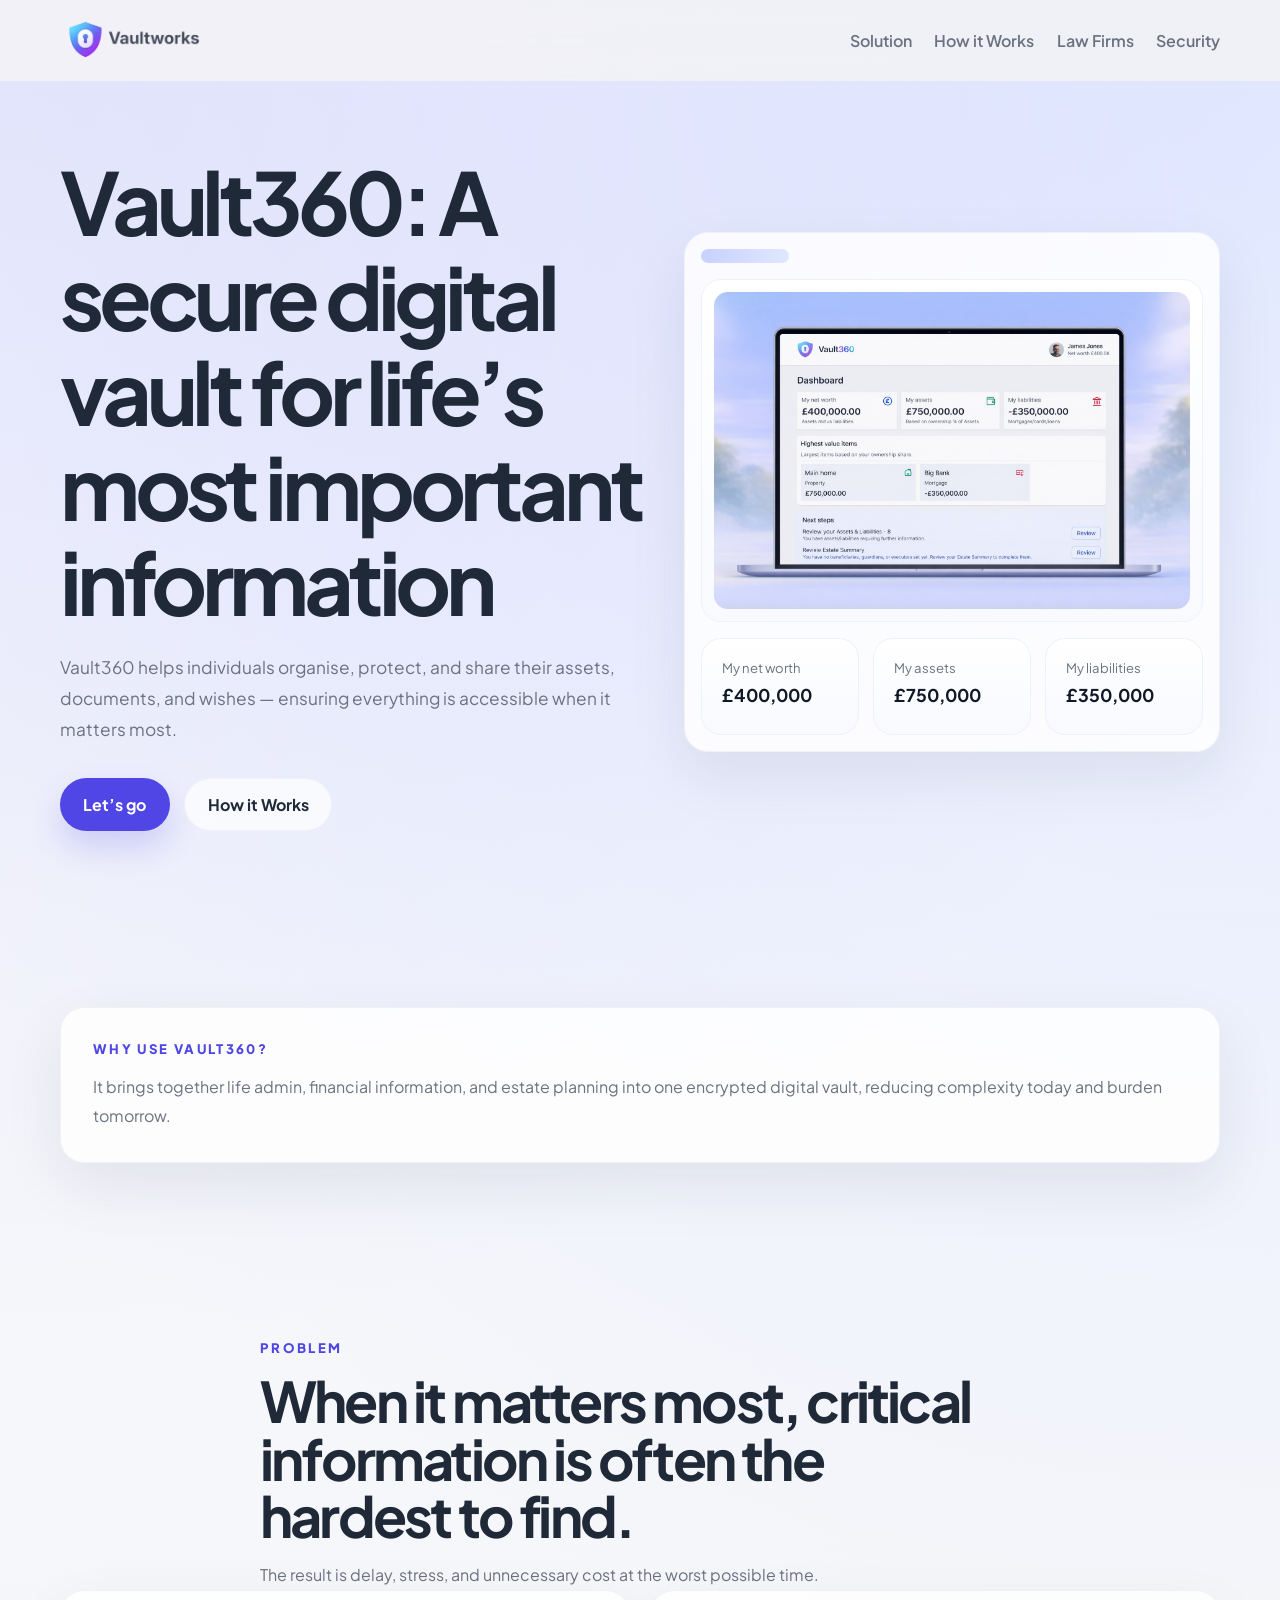
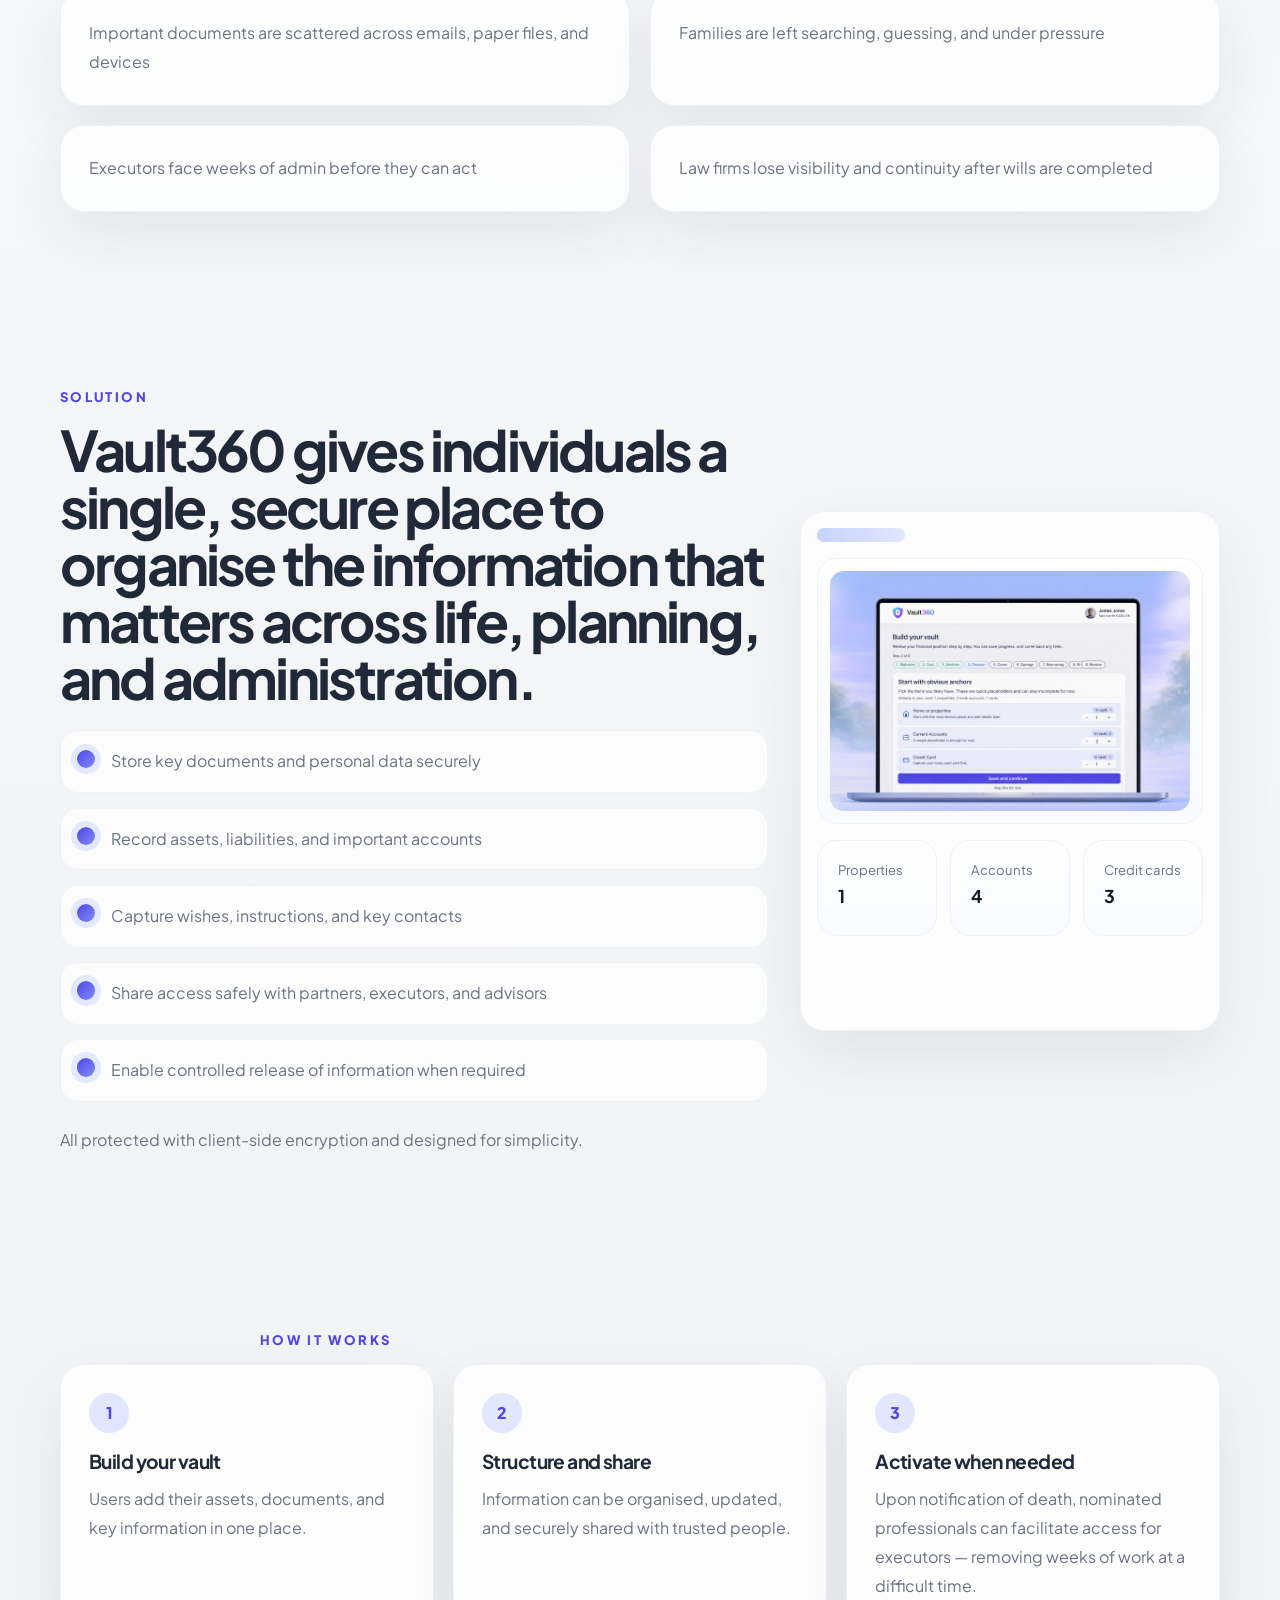
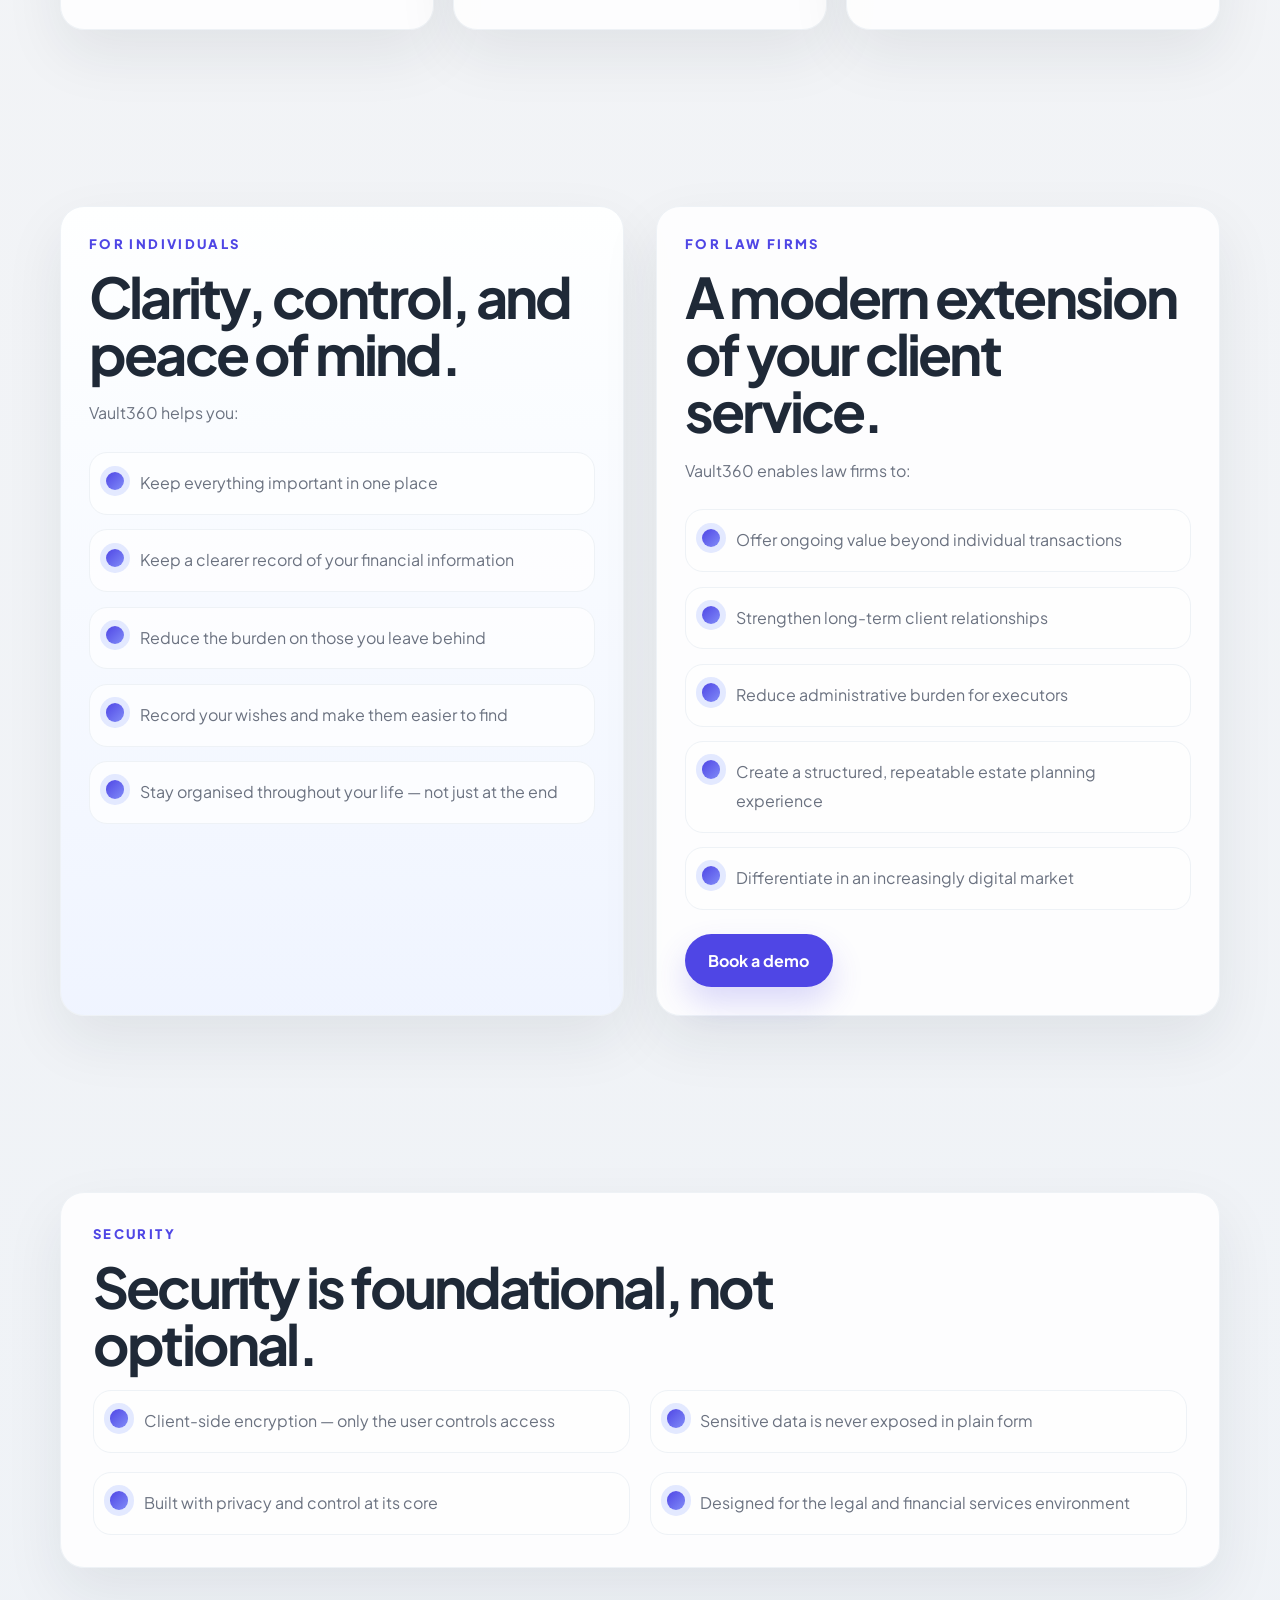
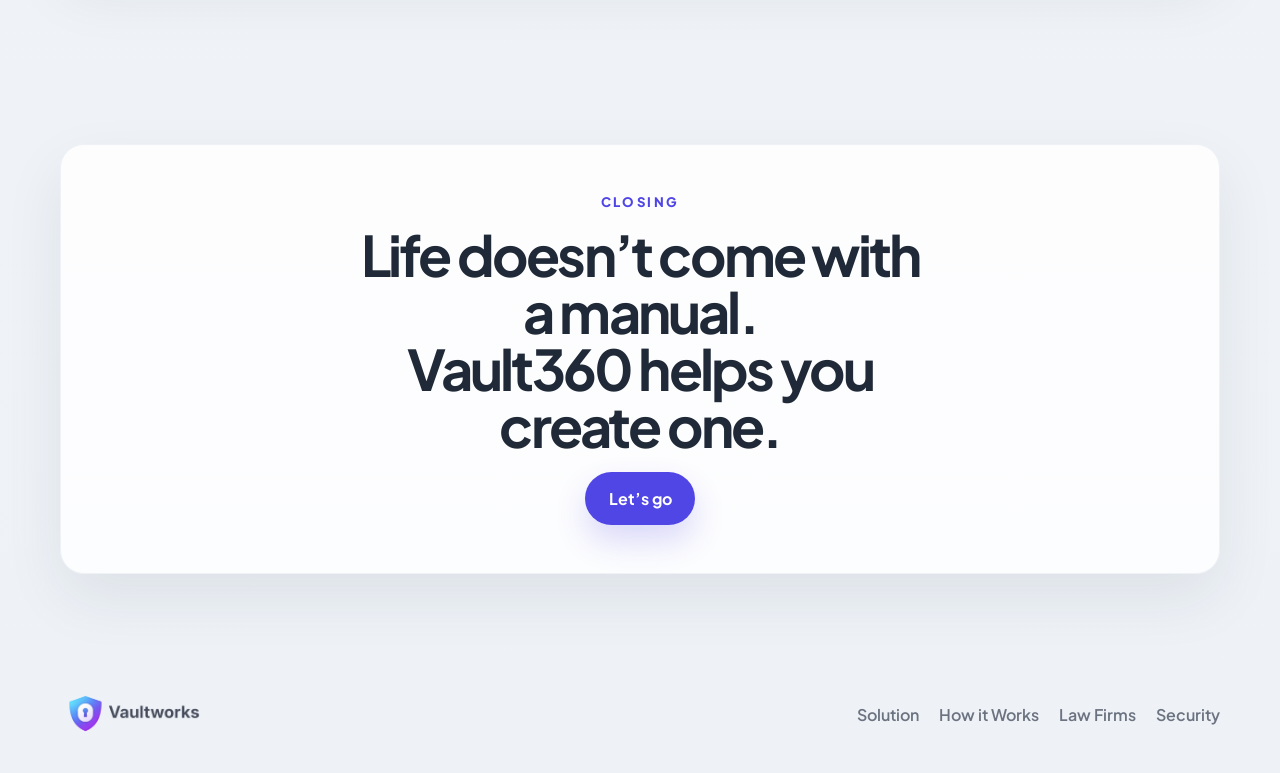
<file: index.html>
<!DOCTYPE html>
<html lang="en">
<head>
  <meta charset="UTF-8">
  <meta name="viewport" content="width=device-width, initial-scale=1.0">
  <title>Vault360 | Secure Digital Vault</title>
  <meta name="description" content="Vault360 is a secure digital vault delivered through legal professionals to help clients organise, protect, and share life's most important information.">
  <meta name="keywords" content="Vault360, Vaultworks, digital vault, estate planning, legal technology, secure documents">
  <meta name="author" content="Vaultworks">
  <meta name="theme-color" content="#F3F4F6">
  <meta property="og:title" content="Vault360: A secure digital vault for life’s most important information">
  <meta property="og:description" content="Delivered through legal professionals, Vault360 helps individuals organise, protect, and share their assets, documents, and wishes.">
  <meta property="og:type" content="website">
  <meta property="og:url" content="https://vaultworks.co.uk/">
  <meta name="twitter:card" content="summary_large_image">
  <link rel="icon" href="assets/favicon.ico" sizes="any">
  <link rel="icon" type="image/png" sizes="32x32" href="assets/favicon-32x32.png">
  <link rel="apple-touch-icon" href="assets/apple-touch-icon.png">
  <link rel="preconnect" href="https://fonts.googleapis.com">
  <link rel="preconnect" href="https://fonts.gstatic.com" crossorigin>
  <link href="https://fonts.googleapis.com/css2?family=Plus+Jakarta+Sans:wght@400;500;600;700;800&display=swap" rel="stylesheet">
  <link rel="stylesheet" href="style.css">
</head>
<body>
  <header class="site-header">
    <div class="container nav-wrap">
      <a class="brand" href="#top" aria-label="Vaultworks home">
        <img src="assets/Vaultworks-logo.png" alt="Vaultworks" class="brand-logo">
      </a>
      <button class="nav-toggle" type="button" aria-expanded="false" aria-controls="site-nav" aria-label="Open navigation">
        <span></span>
        <span></span>
        <span></span>
      </button>
      <nav id="site-nav" class="site-nav" aria-label="Main navigation">
        <a href="#solution">Solution</a>
        <a href="#how-it-works">How it Works</a>
        <a href="#law-firms">Law Firms</a>
        <a href="#security">Security</a>
      </nav>
    </div>
  </header>

  <main id="top">
    <section class="hero section">
      <div class="container hero-grid">
        <div class="hero-copy">
          <h1>Vault360: A secure digital vault for life’s most important information</h1>
          <p class="lead">Vault360 helps individuals organise, protect, and share their assets, documents, and wishes — ensuring everything is accessible when it matters most.</p>
          <div class="hero-actions">
            <a class="button" href="https://vault360.co.uk">Let’s go</a>
            <a class="button button-secondary" href="#how-it-works">How it Works</a>
          </div>
        </div>
        <div class="hero-visual">
          <div class="mockup mockup-large">
            <div class="mockup-bar"></div>
            <div class="mockup-body">
              <figure class="mockup-shot">
                <img src="assets/vault360-screenshot.png" alt="Vault360 product screenshot" class="mockup-image">
              </figure>
              <div class="mockup-stats">
                <div>
                  <span>My net worth</span>
                  <strong>£400,000</strong>
                </div>
                <div>
                  <span>My assets</span>
                  <strong>£750,000</strong>
                </div>
                <div>
                  <span>My liabilities</span>
                  <strong>£350,000</strong>
                </div>
              </div>
            </div>
          </div>
        </div>
      </div>
    </section>

    <section class="section">
      <div class="container intro-panel">
        <p class="section-kicker">Why use Vault360?</p>
        <p class="intro-copy">It brings together life admin, financial information, and estate planning into one encrypted digital vault, reducing complexity today and burden tomorrow.</p>
      </div>
    </section>

    <section class="section" id="problem">
      <div class="container section-head narrow">
        <p class="section-kicker">Problem</p>
        <h2>When it matters most, critical information is often the hardest to find.</h2>
        <p class="section-summary">The result is delay, stress, and unnecessary cost at the worst possible time.</p>
      </div>
      <div class="container card-grid">
        <article class="info-card">
          <p>Important documents are scattered across emails, paper files, and devices</p>
        </article>
        <article class="info-card">
          <p>Families are left searching, guessing, and under pressure</p>
        </article>
        <article class="info-card">
          <p>Executors face weeks of admin before they can act</p>
        </article>
        <article class="info-card">
          <p>Law firms lose visibility and continuity after wills are completed</p>
        </article>
      </div>
    </section>

    <section class="section" id="solution">
      <div class="container split-layout">
        <div>
          <p class="section-kicker">Solution</p>
          <h2>Vault360 gives individuals a single, secure place to organise the information that matters across life, planning, and administration.</h2>
          <div class="stack-list">
            <div class="list-item">Store key documents and personal data securely</div>
            <div class="list-item">Record assets, liabilities, and important accounts</div>
            <div class="list-item">Capture wishes, instructions, and key contacts</div>
            <div class="list-item">Share access safely with partners, executors, and advisors</div>
            <div class="list-item">Enable controlled release of information when required</div>
          </div>
          <p class="section-summary">All protected with client-side encryption and designed for simplicity.</p>
        </div>
        <div class="mockup mockup-portrait">
          <div class="mockup-bar"></div>
          <div class="mockup-body">
            <figure class="mockup-shot mockup-shot-tall">
              <img src="assets/vault360-guided-vault-setup.png" alt="Vault360 guided vault setup screen" class="mockup-image">
            </figure>
            <div class="mockup-stats">
                <div>
                  <span>Properties</span>
                  <strong>1</strong>
                </div>
                <div>
                  <span>Accounts</span>
                  <strong>4</strong>
                </div>
                <div>
                  <span>Credit cards</span>
                  <strong>3</strong>
                </div>
              </div>
          </div>
        </div>
      </div>
    </section>

    <section class="section" id="how-it-works">
      <div class="container section-head narrow">
        <p class="section-kicker">How It Works</p>
      </div>
      <div class="container steps-grid">
        <article class="step-card">
          <span class="step-number">1</span>
          <h3>Build your vault</h3>
          <p>Users add their assets, documents, and key information in one place.</p>
        </article>
        <article class="step-card">
          <span class="step-number">2</span>
          <h3>Structure and share</h3>
          <p>Information can be organised, updated, and securely shared with trusted people.</p>
        </article>
        <article class="step-card">
          <span class="step-number">3</span>
          <h3>Activate when needed</h3>
          <p>Upon notification of death, nominated professionals can facilitate access for executors — removing weeks of work at a difficult time.</p>
        </article>
      </div>
    </section>

    <section class="section">
      <div class="container audience-grid">
        <article class="audience-card audience-primary">
          <p class="section-kicker">For Individuals</p>
          <h2>Clarity, control, and peace of mind.</h2>
          <p class="section-summary">Vault360 helps you:</p>
          <div class="stack-list">
            <div class="list-item">Keep everything important in one place</div>
            <div class="list-item">Keep a clearer record of your financial information</div>
            <div class="list-item">Reduce the burden on those you leave behind</div>
            <div class="list-item">Record your wishes and make them easier to find</div>
            <div class="list-item">Stay organised throughout your life — not just at the end</div>
          </div>
        </article>
        <article class="audience-card" id="law-firms">
          <p class="section-kicker">For Law Firms</p>
          <h2>A modern extension of your client service.</h2>
          <p class="section-summary">Vault360 enables law firms to:</p>
          <div class="stack-list">
            <div class="list-item">Offer ongoing value beyond individual transactions</div>
            <div class="list-item">Strengthen long-term client relationships</div>
            <div class="list-item">Reduce administrative burden for executors</div>
            <div class="list-item">Create a structured, repeatable estate planning experience</div>
            <div class="list-item">Differentiate in an increasingly digital market</div>
          </div>
          <a class="button js-demo-trigger" href="#demo-form">Book a demo</a>
        </article>
      </div>
    </section>

    <section class="section" id="security">
      <div class="container security-panel">
        <div class="section-head narrow">
          <p class="section-kicker">Security</p>
          <h2>Security is foundational, not optional.</h2>
        </div>
        <div class="security-grid">
          <div class="security-item">Client-side encryption — only the user controls access</div>
          <div class="security-item">Sensitive data is never exposed in plain form</div>
          <div class="security-item">Built with privacy and control at its core</div>
          <div class="security-item">Designed for the legal and financial services environment</div>
        </div>
      </div>
    </section>

    <section class="section" id="closing">
      <div class="container closing-panel">
        <p class="section-kicker">Closing</p>
        <h2>Life doesn’t come with a manual.<br>Vault360 helps you create one.</h2>
        <a class="button" href="https://vault360.co.uk">Let’s go</a>
      </div>
    </section>

    <section class="section demo-section is-hidden" id="demo-form" aria-hidden="true">
      <div class="container demo-panel">
        <p class="section-kicker">Book a Demo</p>
        <h2>See how Law Firms use Vault360.</h2>
        <div class="hs-form-frame hubspot-form-container" data-region="eu1" data-form-id="9f4dad7c-15ca-4f42-bc0c-88ce9c1a9a01" data-portal-id="147949500"></div>
      </div>
    </section>
  </main>

  <footer class="site-footer">
    <div class="container footer-wrap">
      <div>
        <img src="assets/Vaultworks-logo.png" alt="Vaultworks" class="footer-logo">
      </div>
      <div class="footer-links">
        <a href="#solution">Solution</a>
        <a href="#how-it-works">How it Works</a>
        <a href="#law-firms">Law Firms</a>
        <a href="#security">Security</a>        
      </div>
    </div>
  </footer>

  <script src="https://js-eu1.hsforms.net/forms/embed/147949500.js" defer></script>
  <script src="script.js"></script>
</body>
</html>
</file>
<file: style.css>
:root {
  --background: #f3f4f6;
  --foreground: #1f2937;
  --card: #ffffff;
  --card-foreground: #111827;
  --primary: #4f46e5;
  --primary-foreground: #ffffff;
  --secondary: #e0e7ff;
  --secondary-foreground: #1f2937;
  --muted-foreground: #6b7280;
  --border: #eef2f6;
  --ring: #4f46e5;
  --shadow: 0 24px 60px rgba(31, 41, 55, 0.08);
  --radius: 24px;
  --max-width: 1160px;
}

* {
  box-sizing: border-box;
}

html {
  scroll-behavior: smooth;
}

body {
  margin: 0;
  font-family: "Plus Jakarta Sans", sans-serif;
  color: var(--foreground);
  background:
    radial-gradient(circle at top left, rgba(79, 70, 229, 0.1), transparent 24%),
    radial-gradient(circle at right top, rgba(224, 231, 255, 1), transparent 30%),
    linear-gradient(180deg, #fafbff 0%, var(--background) 45%, #eef2f7 100%);
}

a {
  color: inherit;
  text-decoration: none;
}

img {
  display: block;
  max-width: 100%;
}

.container {
  width: min(calc(100% - 2rem), var(--max-width));
  margin: 0 auto;
}

.narrow {
  max-width: 760px;
}

.section {
  padding: 5.5rem 0;
}

.site-header {
  position: sticky;
  top: 0;
  z-index: 20;
  background: rgba(243, 244, 246, 0.84);
  border-bottom: 1px solid rgba(238, 242, 246, 0.95);
  backdrop-filter: blur(14px);
}

.nav-wrap {
  display: flex;
  align-items: center;
  justify-content: space-between;
  gap: 1rem;
  min-height: 80px;
}

.brand {
  display: inline-flex;
  align-items: center;
}

.brand-logo,
.footer-logo {
  height: 54px;
  width: auto;
}

.site-nav {
  display: flex;
  align-items: center;
  gap: 1.4rem;
}

.site-nav a,
.footer-links a {
  color: var(--muted-foreground);
  font-weight: 600;
  transition: color 180ms ease;
}

.site-nav a:hover,
.footer-links a:hover {
  color: var(--foreground);
}

.nav-toggle {
  display: none;
  width: 48px;
  height: 48px;
  padding: 0;
  border: 1px solid var(--border);
  border-radius: 14px;
  background: rgba(255, 255, 255, 0.9);
  cursor: pointer;
}

.nav-toggle span {
  display: block;
  width: 20px;
  height: 2px;
  margin: 5px auto;
  background: var(--foreground);
  border-radius: 999px;
}

.hero {
  padding-top: 4.5rem;
}

.hero-grid,
.split-layout,
.audience-grid,
.footer-wrap {
  display: grid;
  gap: 2rem;
}

.hero-grid {
  grid-template-columns: minmax(0, 1.05fr) minmax(0, 0.95fr);
  align-items: center;
}

.eyebrow,
.section-kicker {
  margin: 0 0 1rem;
  color: var(--primary);
  font-size: 0.82rem;
  font-weight: 800;
  letter-spacing: 0.18em;
  text-transform: uppercase;
}

h1,
h2,
h3,
p {
  margin-top: 0;
}

h1 {
  font-size: clamp(3rem, 7vw, 5.4rem);
  line-height: 1.1;
  letter-spacing: -0.06em;
  margin-bottom: 1.5rem;
  max-width: 12ch;
}

h2 {
  font-size: clamp(2rem, 4.6vw, 3.5rem);
  line-height: 1.02;
  letter-spacing: -0.05em;
  margin-bottom: 1.1rem;
}

h3 {
  font-size: 1.2rem;
  letter-spacing: -0.03em;
  margin-bottom: 0.8rem;
}

.lead,
.section-summary,
.intro-copy,
.footer-copy,
.mockup-card p,
.step-card p,
.info-card p,
.list-item,
.security-item {
  color: var(--muted-foreground);
  line-height: 1.8;
}

.lead {
  max-width: 60ch;
  font-size: 1.08rem;
  margin-bottom: 0;
}

.hero-actions {
  display: flex;
  flex-wrap: wrap;
  gap: 0.9rem;
  margin-top: 2rem;
}

.button {
  appearance: none;
  display: inline-flex;
  align-items: center;
  justify-content: center;
  min-height: 52px;
  padding: 0.95rem 1.4rem;
  border: 1px solid transparent;
  border-radius: 999px;
  background: var(--primary);
  color: var(--primary-foreground);
  font-weight: 700;
  box-shadow: 0 16px 32px rgba(79, 70, 229, 0.2);
  transition: transform 180ms ease, filter 180ms ease, box-shadow 180ms ease;
}

.button:hover,
.button:focus-visible {
  transform: translateY(-2px);
  filter: brightness(0.96);
  box-shadow: 0 18px 36px rgba(79, 70, 229, 0.24);
}

.button-secondary {
  background: rgba(255, 255, 255, 0.72);
  border-color: var(--border);
  color: var(--secondary-foreground);
  box-shadow: none;
}

.button-secondary:hover,
.button-secondary:focus-visible {
  box-shadow: none;
}

.intro-panel,
.info-card,
.step-card,
.audience-card,
.security-panel,
.mockup,
.closing-panel {
  background: rgba(255, 255, 255, 0.86);
  border: 1px solid var(--border);
  border-radius: var(--radius);
  box-shadow: var(--shadow);
}

.intro-panel,
.security-panel,
.closing-panel {
  padding: 2rem;
}

.intro-copy:last-child,
.section-summary:last-child,
.footer-copy:last-child,
.step-card p:last-child,
.info-card p:last-child,
.mockup-card p:last-child {
  margin-bottom: 0;
}

.card-grid,
.steps-grid,
.security-grid {
  display: grid;
  gap: 1.2rem;
}

.card-grid {
  grid-template-columns: repeat(2, minmax(0, 1fr));
}

.info-card,
.step-card,
.audience-card {
  padding: 1.75rem;
}

.split-layout {
  grid-template-columns: minmax(0, 1fr) minmax(320px, 420px);
  align-items: center;
}

.stack-list {
  display: grid;
  gap: 0.9rem;
  margin: 1.5rem 0;
}

.list-item,
.security-item {
  position: relative;
  padding: 1rem 1rem 1rem 3.1rem;
  background: rgba(255, 255, 255, 0.74);
  border: 1px solid var(--border);
  border-radius: 18px;
}

.list-item::before,
.security-item::before {
  content: "";
  position: absolute;
  top: 1.15rem;
  left: 1rem;
  width: 1.15rem;
  height: 1.15rem;
  border-radius: 50%;
  background: linear-gradient(135deg, #4f46e5, #818cf8);
  box-shadow: 0 0 0 6px rgba(224, 231, 255, 0.9);
}

.mockup {
  padding: 1rem;
}

.mockup-large {
  min-height: 480px;
}

.mockup-portrait {
  min-height: 520px;
}

.mockup-bar {
  height: 14px;
  width: 88px;
  margin-bottom: 1rem;
  border-radius: 999px;
  background: linear-gradient(90deg, #c7d2fe, #e0e7ff);
}

.mockup-body {
  display: grid;
  gap: 1rem;
  min-height: calc(100% - 30px);
}

.mockup-card,
.mockup-stats > div,
.mockup-shot {
  padding: 1.25rem;
  border: 1px solid var(--border);
  border-radius: 20px;
  background: linear-gradient(180deg, #ffffff 0%, #f8faff 100%);
}

.mockup-shot {
  margin: 0;
  padding: 0.75rem;
  overflow: hidden;
}

.mockup-shot-tall {
  height: 100%;
}

.mockup-image {
  width: 100%;
  height: 100%;
  border-radius: 14px;
  object-fit: contain;
}

.mockup-label {
  display: inline-block;
  margin-bottom: 0.8rem;
  color: var(--primary);
  font-size: 0.74rem;
  font-weight: 800;
  letter-spacing: 0.12em;
  text-transform: uppercase;
}

.mockup-card strong,
.mockup-stats strong {
  display: block;
  margin-bottom: 0.5rem;
  color: var(--card-foreground);
  font-size: 1.1rem;
}

.mockup-stats {
  display: grid;
  grid-template-columns: repeat(3, minmax(0, 1fr));
  gap: 0.85rem;
}

.mockup-stats span {
  display: block;
  margin-bottom: 0.45rem;
  color: var(--muted-foreground);
  font-size: 0.82rem;
}

.mockup-lines {
  display: grid;
  gap: 0.9rem;
}

.mockup-lines span {
  display: block;
  height: 68px;
  border-radius: 16px;
  background: linear-gradient(90deg, #eef2ff, #ffffff);
  border: 1px solid var(--border);
}

.steps-grid {
  grid-template-columns: repeat(3, minmax(0, 1fr));
}

.step-number {
  display: inline-flex;
  align-items: center;
  justify-content: center;
  width: 2.5rem;
  height: 2.5rem;
  margin-bottom: 1rem;
  border-radius: 50%;
  background: var(--secondary);
  color: var(--primary);
  font-weight: 800;
}

.audience-grid {
  grid-template-columns: repeat(2, minmax(0, 1fr));
}

.audience-primary {
  background: linear-gradient(180deg, rgba(255, 255, 255, 0.96) 0%, rgba(240, 244, 255, 0.96) 100%);
}

.security-grid {
  grid-template-columns: repeat(2, minmax(0, 1fr));
}

.closing-panel {
  text-align: center;
  padding: 3rem 2rem;
}

.closing-panel h2 {
  max-width: 14ch;
  margin-inline: auto;
}

.footer-wrap {
  grid-template-columns: minmax(0, 1fr) auto;
  align-items: center;
  padding: 1.5rem 0 2rem;
  border-top: 1px solid var(--border);
}

.footer-copy {
  max-width: 50ch;
  margin: 1rem 0 0;
}

.footer-links {
  display: flex;
  flex-wrap: wrap;
  gap: 1rem 1.25rem;
}

body.menu-open {
  overflow: hidden;
}

.demo-section {
  transition: opacity 220ms ease;
}

.pricing-section {
  transition: opacity 220ms ease;
}

.pricing-section.is-hidden,
.demo-section.is-hidden {
  max-height: 0;
  padding-top: 0;
  padding-bottom: 0;
  overflow: hidden;
  opacity: 0;
  pointer-events: none;
}

.pricing-panel,
.demo-panel {
  padding: 2.5rem;
  background: rgba(255, 255, 255, 0.9);
  border: 1px solid var(--border);
  border-radius: var(--radius);
  box-shadow: var(--shadow);
}

.pricing-panel stripe-pricing-table {
  display: block;
  margin-top: 1rem;
}

.pricing-table-shell {
  margin-top: 1rem;
  padding: 1.5rem;
  border: 1px solid rgba(79, 70, 229, 0.12);
  border-radius: 32px;
  background: #ffffff;
  box-shadow:
    0 18px 40px rgba(31, 41, 55, 0.08),
    inset 0 1px 0 rgba(255, 255, 255, 0.8);
  overflow: hidden;
}

.pricing-table-shell stripe-pricing-table {
  margin-top: 0;
  border-radius: 24px;
}

.pricing-message {
  margin: 0;
  padding: 3rem 1.5rem;
  color: var(--foreground);
  font-size: clamp(1.15rem, 2.2vw, 1.5rem);
  font-weight: 600;
  line-height: 1.6;
  text-align: center;
}

.hubspot-form-container {
  min-height: 400px;
}

@media (max-width: 980px) {
  .hero-grid,
  .split-layout,
  .audience-grid,
  .card-grid,
  .steps-grid,
  .security-grid,
  .footer-wrap {
    grid-template-columns: 1fr;
  }

  h1 {
    max-width: none;
  }

  .mockup-large,
  .mockup-portrait {
    min-height: 0;
  }

  .footer-wrap {
    gap: 1.5rem;
  }

  .pricing-panel,
  .demo-panel {
    padding: 2rem;
  }
}

@media (max-width: 820px) {
  .nav-toggle {
    display: inline-block;
  }

  .site-nav {
    position: absolute;
    top: calc(100% + 0.75rem);
    right: 1rem;
    left: 1rem;
    display: none;
    flex-direction: column;
    align-items: flex-start;
    gap: 1rem;
    padding: 1rem;
    border: 1px solid var(--border);
    border-radius: 20px;
    background: rgba(255, 255, 255, 0.98);
    box-shadow: var(--shadow);
  }

  .site-nav.is-open {
    display: flex;
  }

  .brand-logo,
  .footer-logo {
    height: 44px;
  }

  .section {
    padding: 4.25rem 0;
  }

  .pricing-table-shell {
    padding: 0.9rem;
    border-radius: 24px;
  }

  h1 {
    font-size: clamp(2.7rem, 13vw, 4.1rem);
  }

  h2 {
    font-size: clamp(1.85rem, 9vw, 3rem);
  }

  .mockup-stats {
    grid-template-columns: 1fr;
  }
}

@media (prefers-reduced-motion: reduce) {
  html {
    scroll-behavior: auto;
  }

  *,
  *::before,
  *::after {
    animation: none !important;
    transition: none !important;
  }
}
</file>
